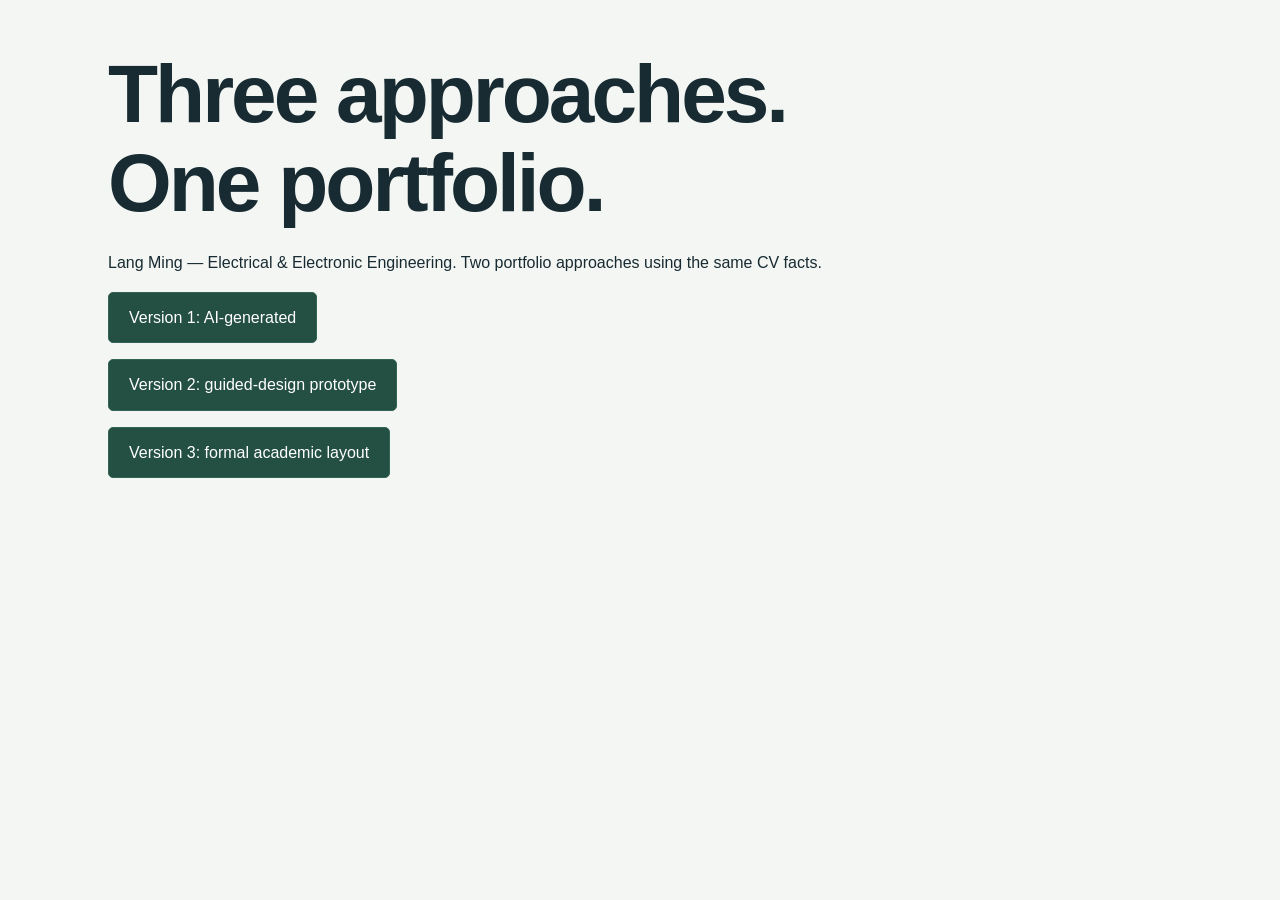
<file: index.html>
<!doctype html><html lang="en"><meta charset="utf-8"><meta name="viewport" content="width=device-width, initial-scale=1"><title>Coursework portfolio versions</title><link rel="stylesheet" href="style.css"><main><h1>Three approaches.<br>One portfolio.</h1><p>Lang Ming — Electrical & Electronic Engineering. Two portfolio approaches using the same CV facts.</p><p><a class="button" href="ai-generated-page.html">Version 1: AI-generated</a></p><p><a class="button" href="me-designed-page.html">Version 2: guided-design prototype</a></p><p><a class="button" href="formal-page.html">Version 3: formal academic layout</a></p></main></html>
</file>
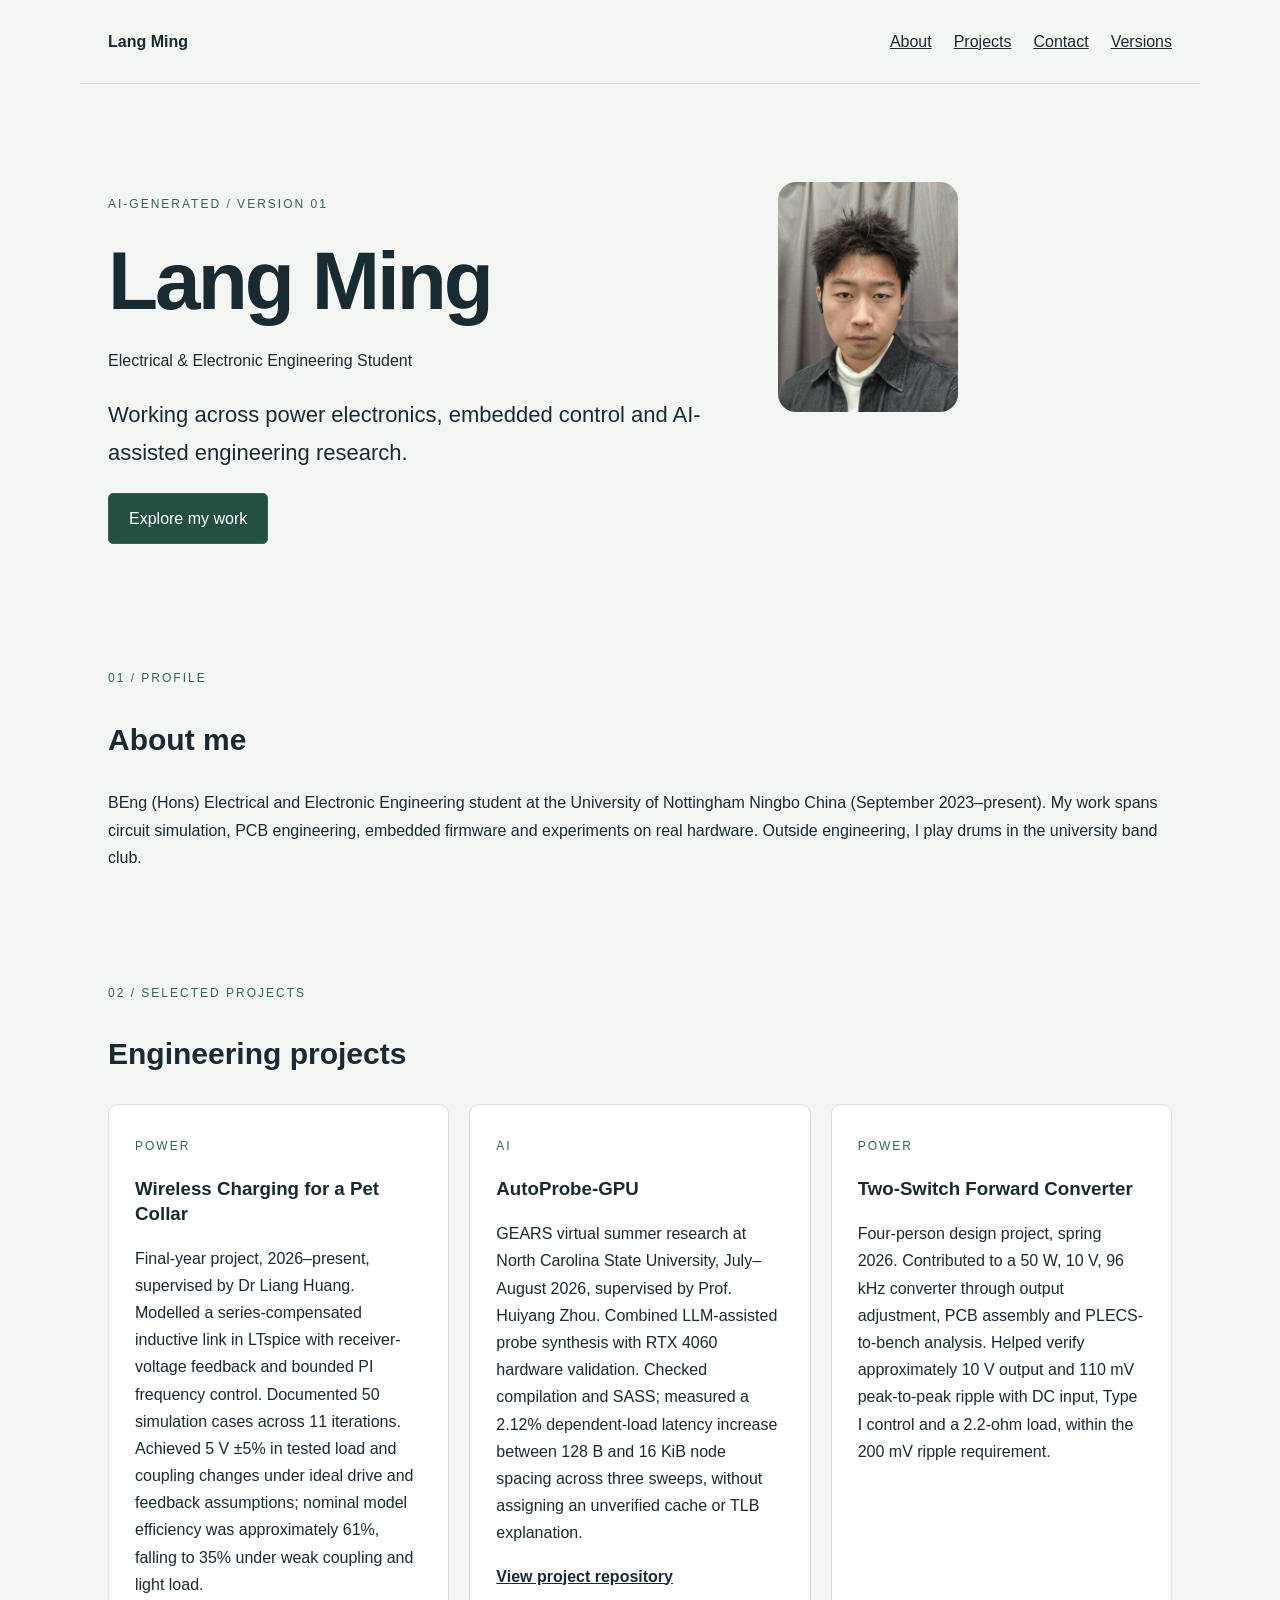
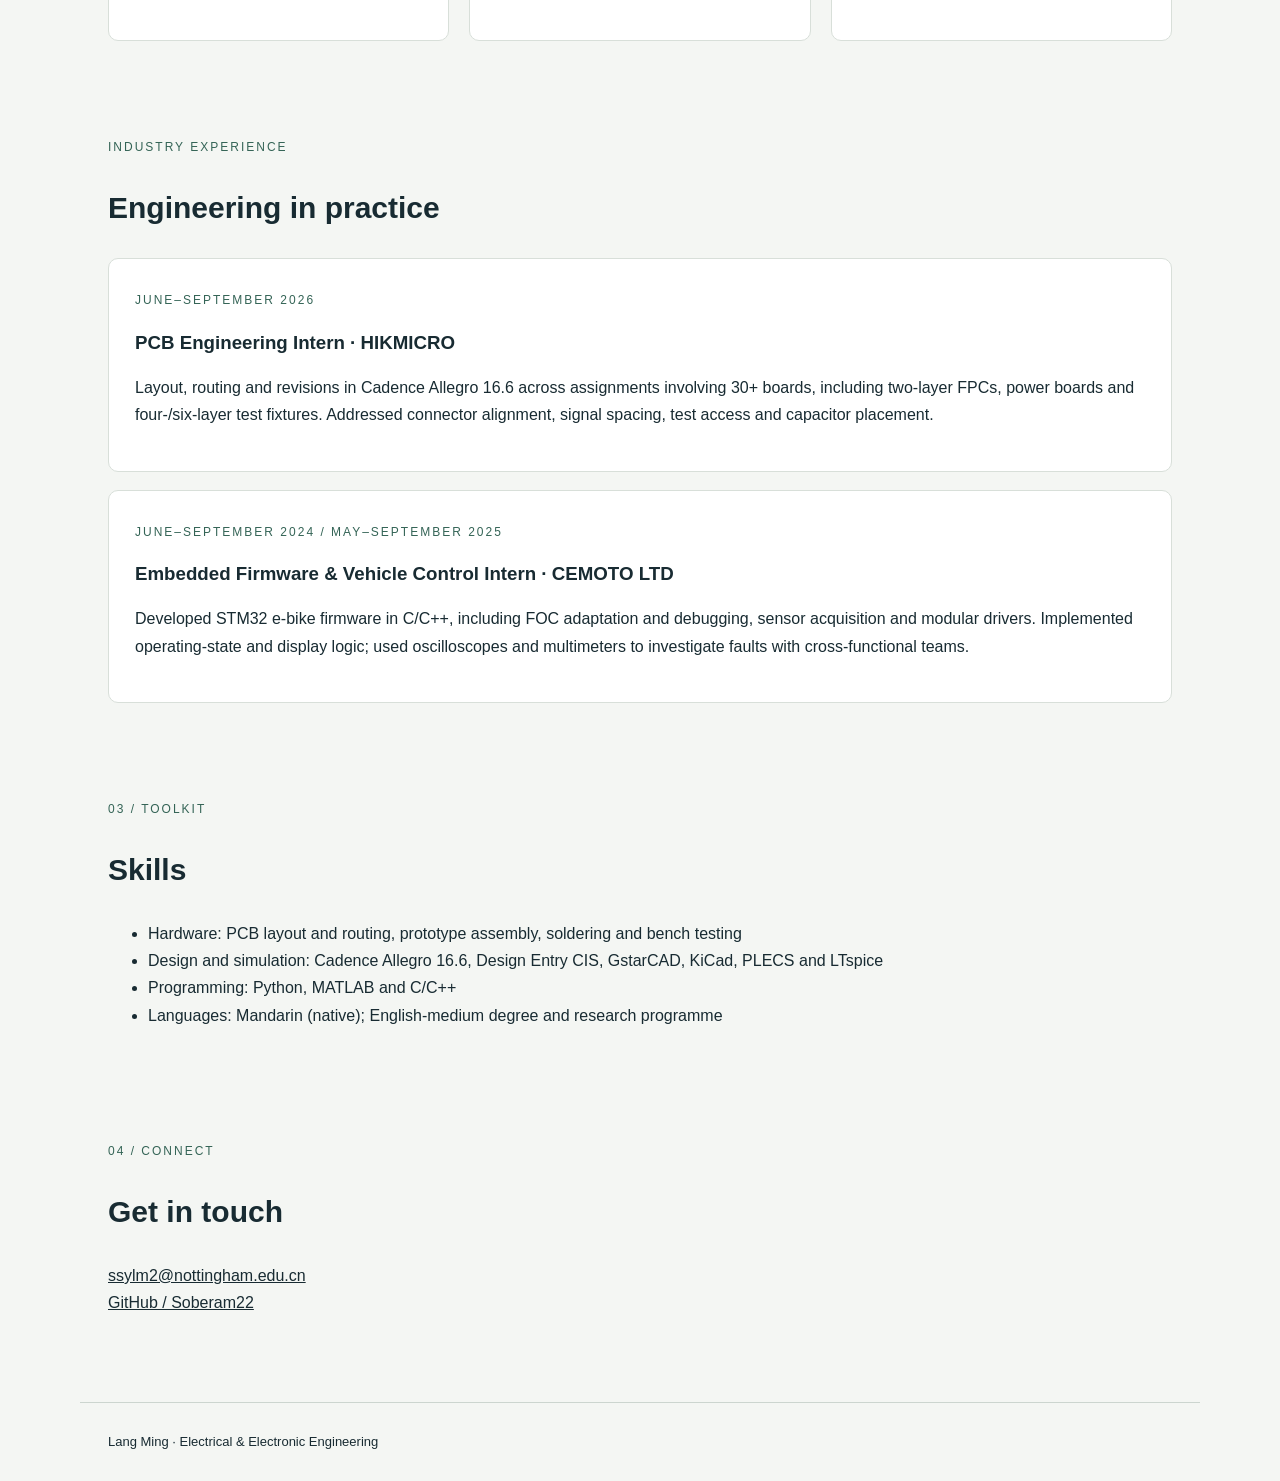
<file: ai-generated-page.html>
<!doctype html>
<html lang="en"><head><meta charset="utf-8"><meta name="viewport" content="width=device-width, initial-scale=1"><meta name="description" content="Electrical and electronic engineering student portfolio prototype"><title>Lang Ming | Engineering Portfolio</title><link rel="stylesheet" href="style.css"><script defer src="profile.js"></script><script defer src="app.js"></script><style>.profile-portrait{float:right;width:180px;height:230px;object-fit:cover;object-position:center 40%;border-radius:18px;margin:0 0 24px 32px}.intro:after,.hero:after{content:"";display:block;clear:both}@media(max-width:600px){.profile-portrait{float:none;display:block;width:140px;height:180px;margin:0 0 24px}}</style></head>
<body class="generated"><a class="skip" href="#main">Skip to content</a><header><strong data-name></strong><nav aria-label="Main navigation"><a href="#about-section">About</a><a href="#work">Projects</a><a href="#contact">Contact</a><a href="index.html">Versions</a></nav></header><main id="main"><section class="hero"><img class="profile-portrait" src="assets/lang-ming.jpg" alt="Portrait of Lang Ming" width="180" height="230"><p class="eyebrow">AI-generated / Version 01</p><h1 data-name></h1><p id="role"></p><p class="intro" id="introduction"></p><a class="button" href="#work">Explore my work</a></section><section id="about-section"><p class="eyebrow">01 / Profile</p><h2>About me</h2><p id="about"></p></section><section id="work"><p class="eyebrow">02 / Selected projects</p><h2>Engineering projects</h2><div id="projects"></div></section><section id="experience"><p class="eyebrow">Industry experience</p><h2>Engineering in practice</h2><div id="experience-list"></div></section><section><p class="eyebrow">03 / Toolkit</p><h2>Skills</h2><ul id="skills"></ul></section><section id="contact"><p class="eyebrow">04 / Connect</p><h2>Get in touch</h2><p id="contact-info"></p></section></main><footer>Lang Ming · Electrical & Electronic Engineering</footer></body></html>
</file>
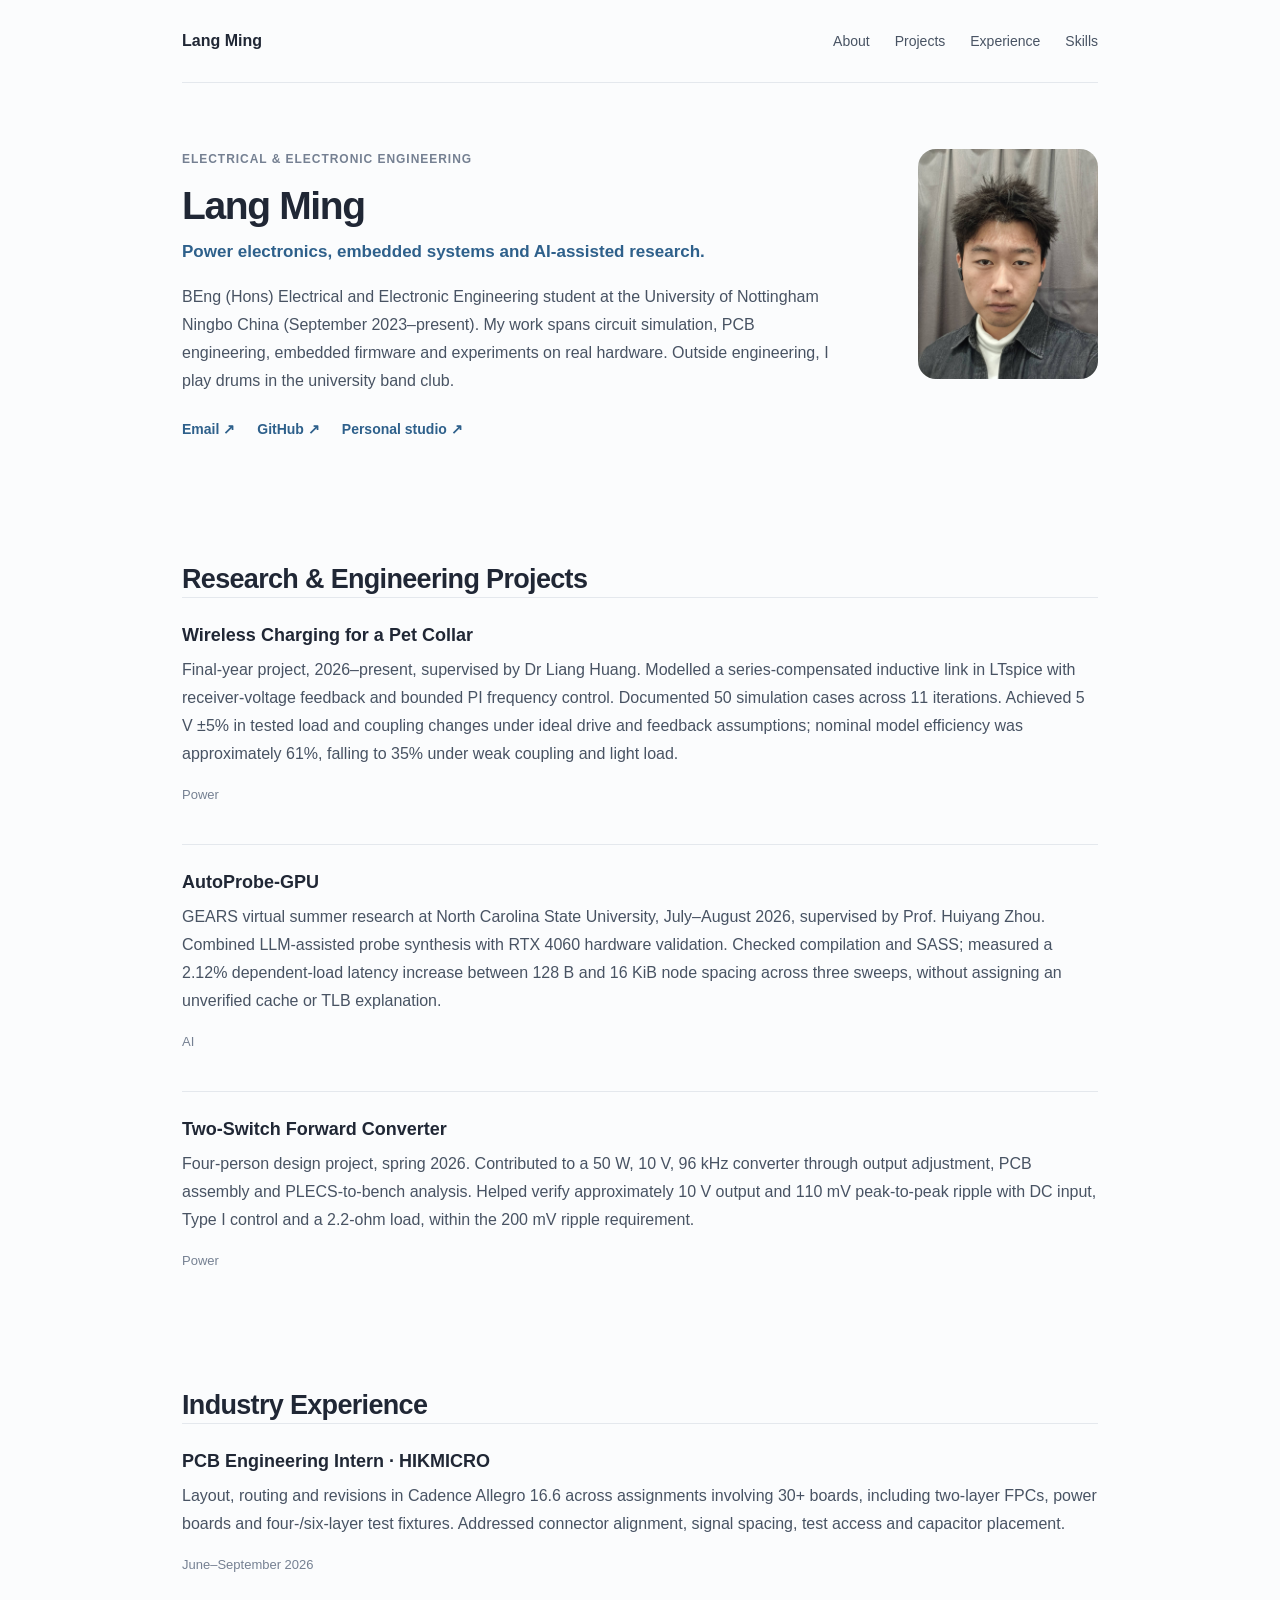
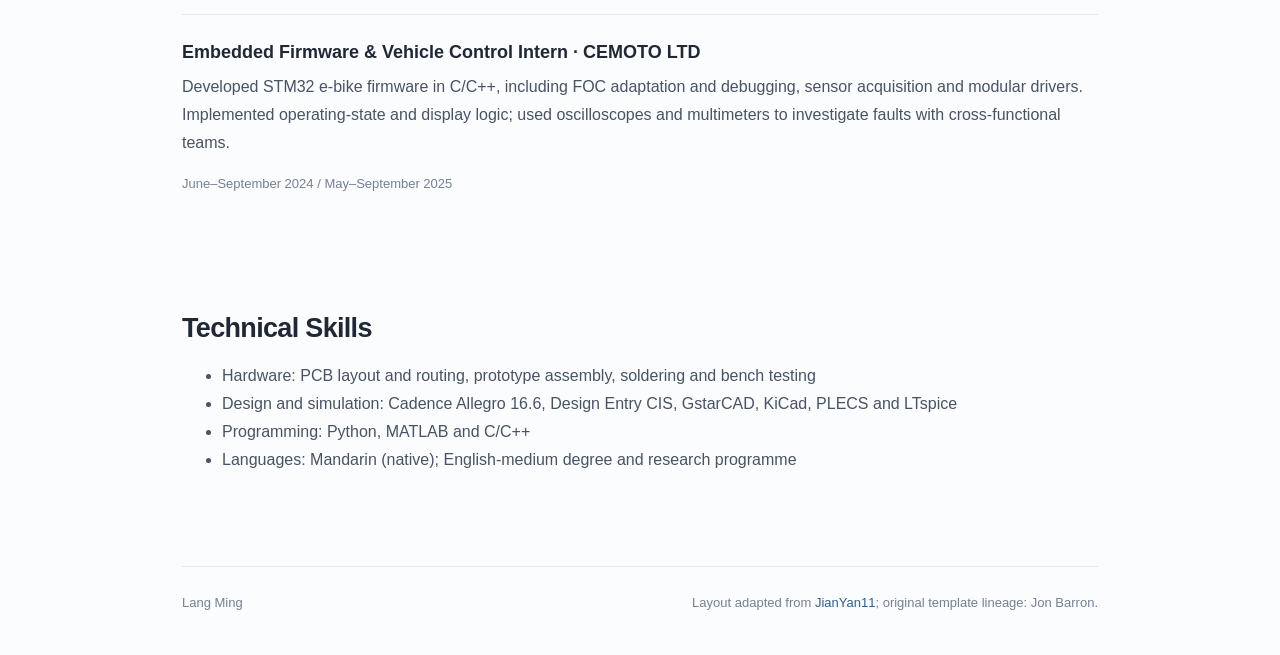
<file: formal-page.html>
<!doctype html><html lang="en"><head><meta charset="utf-8"><meta name="viewport" content="width=device-width,initial-scale=1"><title>Lang Ming | Engineering</title><link rel="stylesheet" href="formal.css"><script defer src="profile.js"></script><script defer src="formal.js"></script><style>.intro{display:block}.entry-body{max-width:760px}@media(max-width:650px){.intro{display:block}.intro-copy{display:block}} </style><style>.profile-portrait{float:right;width:180px;height:230px;object-fit:cover;object-position:center 40%;border-radius:18px;margin:0 0 24px 32px}.intro:after,.hero:after{content:"";display:block;clear:both}@media(max-width:600px){.profile-portrait{float:none;display:block;width:140px;height:180px;margin:0 0 24px}}</style></head><body><div class="page"><header class="site-header"><a class="site-name" href="index.html">Lang Ming</a><nav><a href="#about">About</a><a href="#research">Projects</a><a href="#experience">Experience</a><a href="#skills">Skills</a></nav></header><main><section class="intro" id="about"><div class="intro-copy"><img class="profile-portrait" src="assets/lang-ming.jpg" alt="Portrait of Lang Ming" width="180" height="230"><p class="eyebrow">Electrical & Electronic Engineering</p><h1>Lang Ming</h1><p class="intro-line">Power electronics, embedded systems and AI-assisted research.</p><p id="bio"></p><div class="contact-links"><a href="mailto:ssylm2@nottingham.edu.cn">Email ↗</a><a href="https://github.com/Soberam22">GitHub ↗</a><a href="me-designed-page.html">Personal studio ↗</a></div></div></section><section class="content-section" id="research"><h2>Research & Engineering Projects</h2><div id="entries"></div></section><section class="content-section" id="experience"><h2>Industry Experience</h2><div id="jobs"></div></section><section class="content-section" id="skills"><h2>Technical Skills</h2><ul id="skill-list"></ul></section></main><footer><span>Lang Ming</span><span>Layout adapted from <a href="https://github.com/JianYan11/JianYan11.github.io">JianYan11</a>; original template lineage: Jon Barron.</span></footer></div></body></html>
</file>
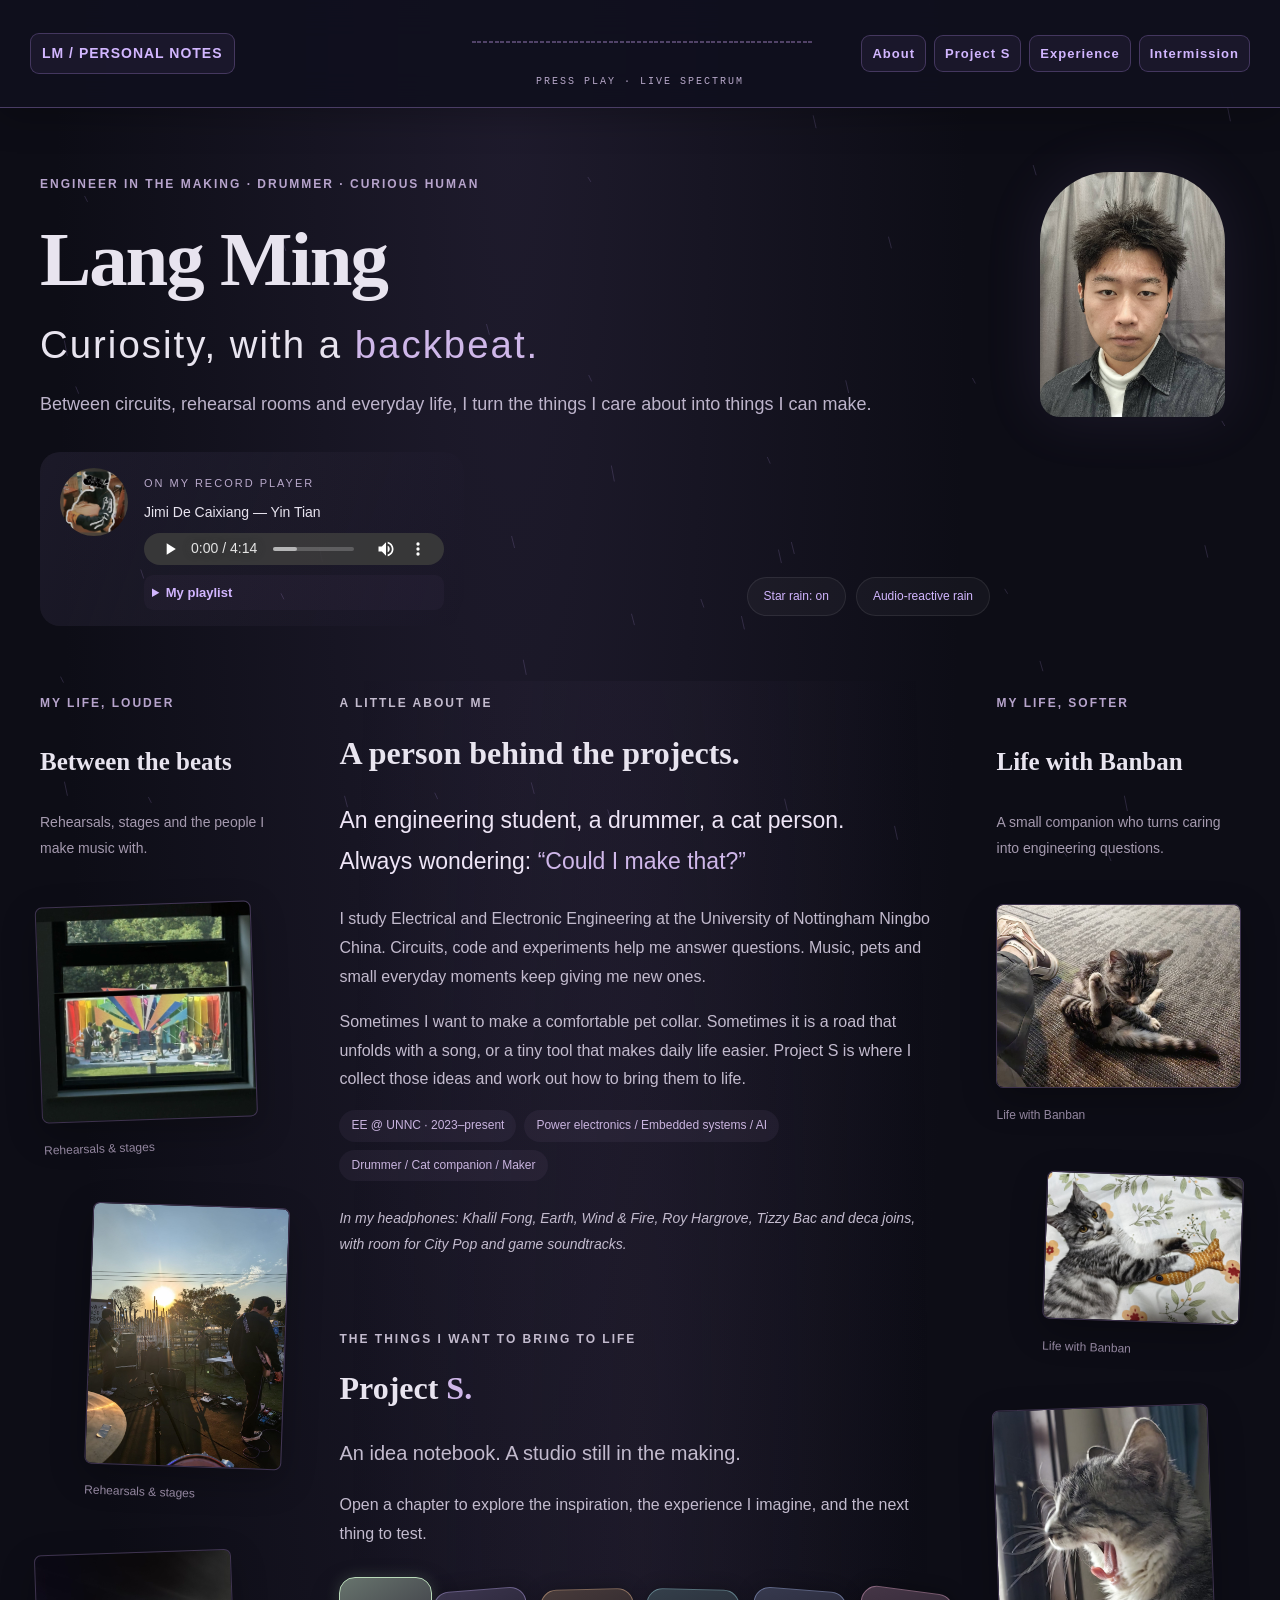
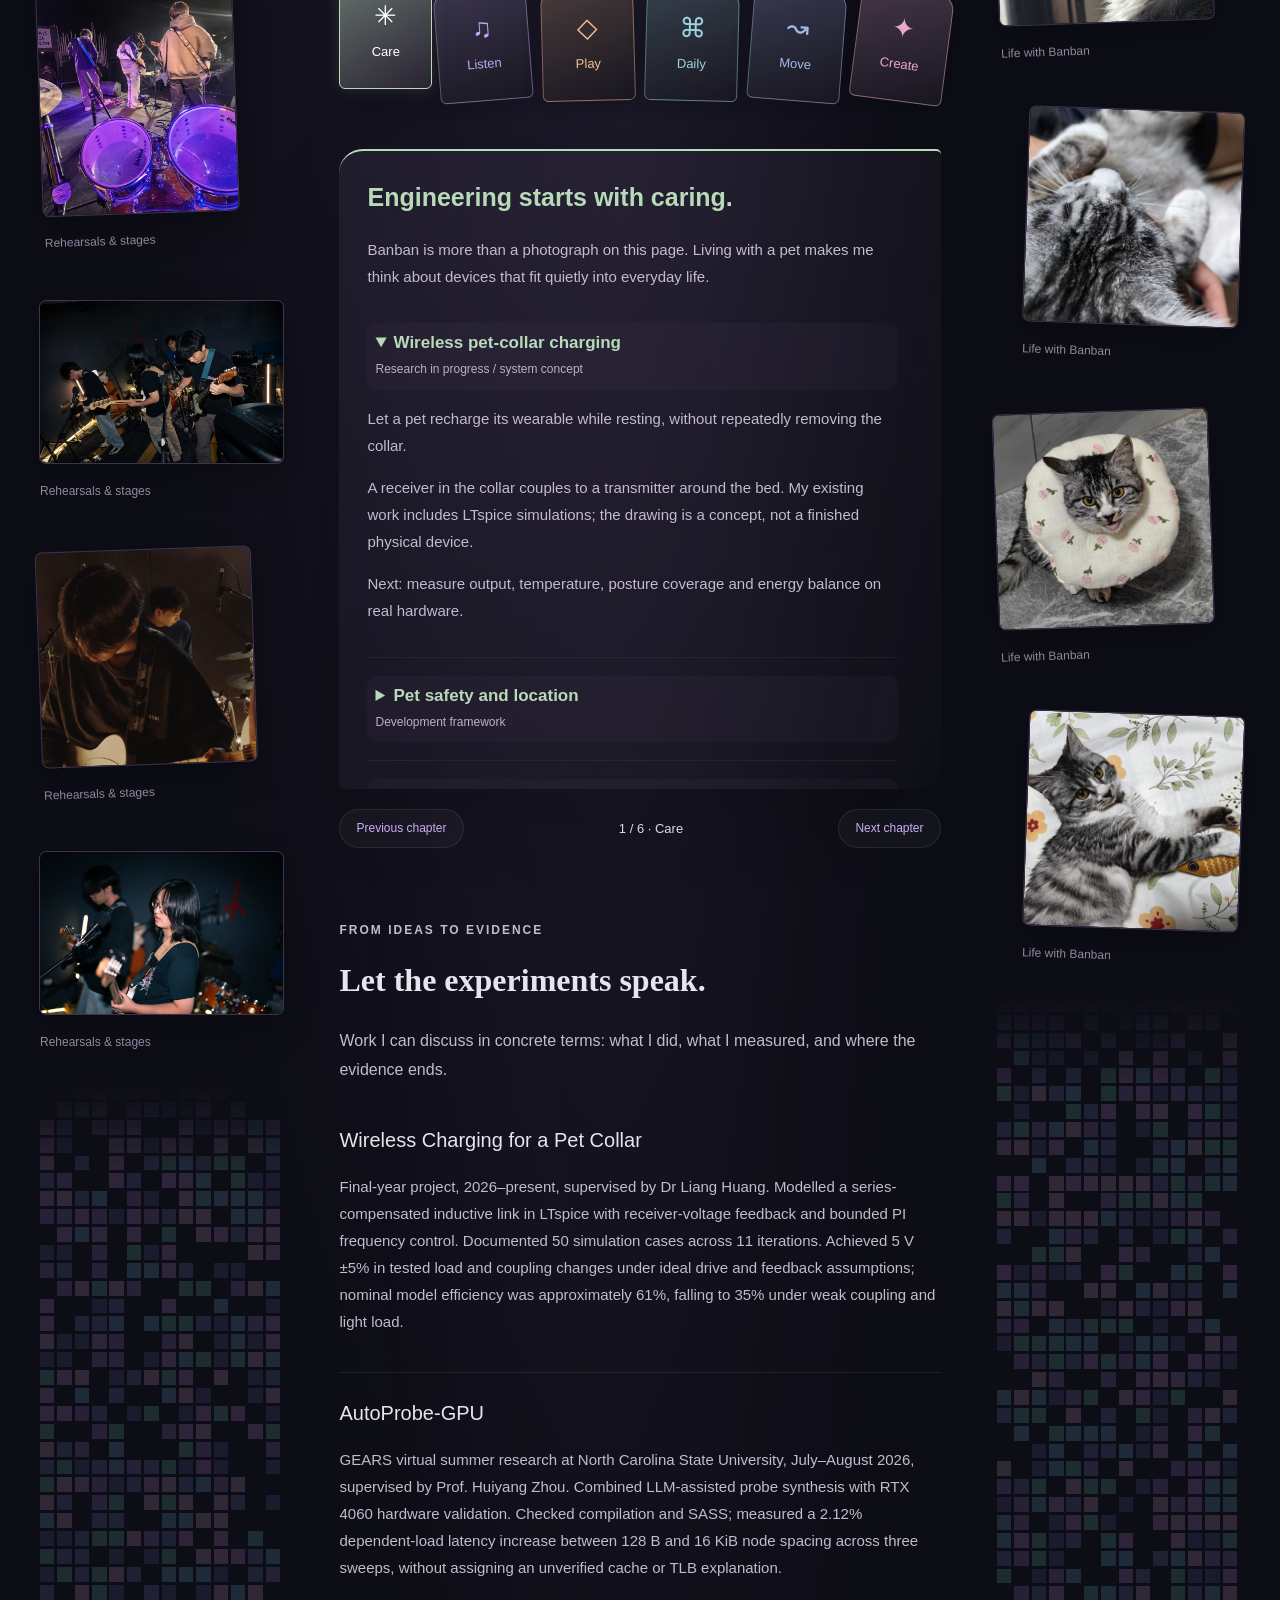
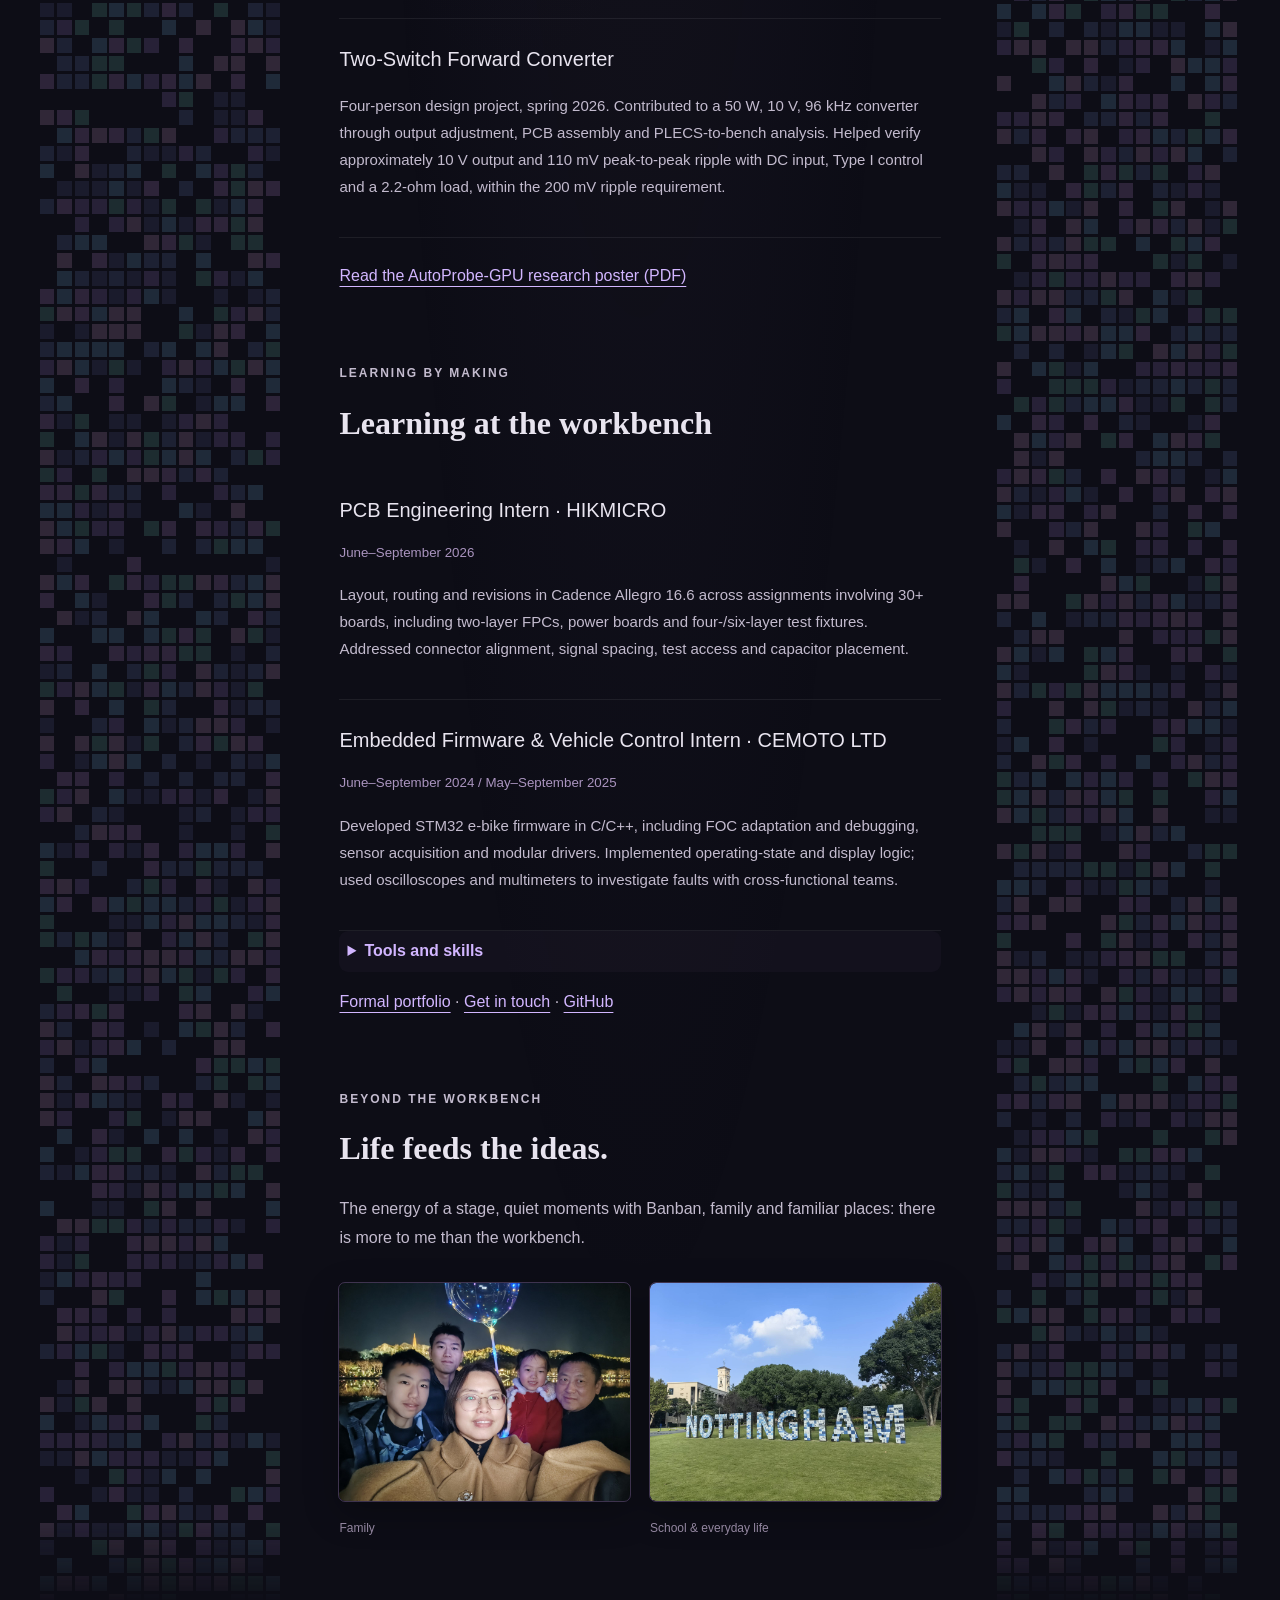
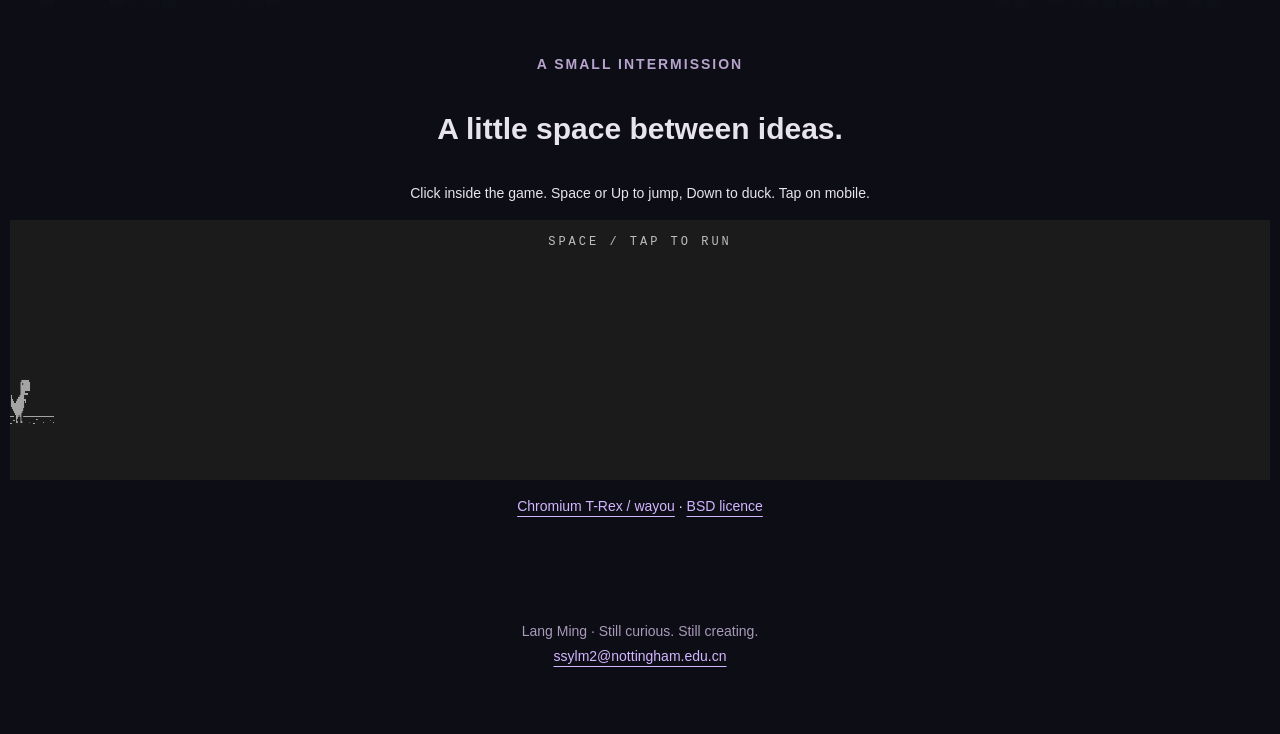
<file: me-designed-page.html>
<!doctype html><html lang="en"><head><meta charset="utf-8"><meta name="viewport" content="width=device-width,initial-scale=1"><title>Lang Ming · Curiosity, with a backbeat</title><link rel="stylesheet" href="identity.css"><script defer src="media.js"></script><script defer src="profile.js"></script><script defer src="project-s.js"></script><script defer src="identity.js"></script><script defer src="atmosphere.js"></script></head><body><canvas id="rain" aria-hidden="true"></canvas><a class="skip" href="#main">Skip to content</a><header class="topbar"><a href="index.html">LM / PERSONAL NOTES</a><div class="spectrum-wrap"><canvas id="spectrum" width="360" height="64" aria-label="Live mirrored audio spectrum"></canvas><span id="spectrum-status">PRESS PLAY · LIVE SPECTRUM</span></div><nav><a href="#about">About</a><a href="#project-s">Project S</a><a href="#experience">Experience</a><a href="#arcade">Intermission</a></nav></header><main id="main"><section class="intro"><img class="intro-portrait" src="assets/lang-ming.jpg" alt="Portrait of Lang Ming"><p class="eyebrow">ENGINEER IN THE MAKING · DRUMMER · CURIOUS HUMAN</p><h1>Lang Ming<span>Curiosity, with a <em>backbeat.</em></span></h1><p class="lead">Between circuits, rehearsal rooms and everyday life, I turn the things I care about into things I can make.</p><div class="intro-bottom"><section class="mini-player" aria-label="Music player"><img src="assets/cover.jpg" alt="Yin Tian album cover"><div><small>ON MY RECORD PLAYER</small><p id="track-name">Jimi De Caixiang — Yin Tian</p><audio id="audio" controls preload="metadata" src="assets/track.mp3"></audio><details><summary>My playlist</summary><label>Choose local music<input id="music" type="file" accept="audio/*" multiple></label><div><button id="previous">Previous track</button><button id="next">Next track</button></div><ol id="playlist"></ol><p id="audio-status" role="status"></p></details></div></section><div class="fx-controls"><button id="effects" aria-pressed="true">Star rain: on</button><button id="reactive" aria-pressed="false">Audio-reactive rain</button><span id="fx-status" role="status"></span></div></div></section><div class="room"><aside class="photo-column band-column"><p class="eyebrow">MY LIFE, LOUDER</p><h2>Between the beats</h2><p>Rehearsals, stages and the people I make music with.</p><div id="band-gallery" class="gallery"></div><canvas class="pixel-fill" aria-hidden="true"></canvas></aside><article class="center"><section id="about" class="about"><p class="eyebrow">A LITTLE ABOUT ME</p><h2>A person behind the projects.</h2><p class="statement">An engineering student, a drummer, a cat person.<br>Always wondering: <em>“Could I make that?”</em></p><p>I study Electrical and Electronic Engineering at the University of Nottingham Ningbo China. Circuits, code and experiments help me answer questions. Music, pets and small everyday moments keep giving me new ones.</p><p>Sometimes I want to make a comfortable pet collar. Sometimes it is a road that unfolds with a song, or a tiny tool that makes daily life easier. Project S is where I collect those ideas and work out how to bring them to life.</p><div class="identity-notes"><span>EE @ UNNC · 2023–present</span><span>Power electronics / Embedded systems / AI</span><span>Drummer / Cat companion / Maker</span></div><p class="listening-note">In my headphones: Khalil Fong, Earth, Wind &amp; Fire, Roy Hargrove, Tizzy Bac and deca joins, with room for City Pop and game soundtracks.</p></section><section id="project-s"><p class="eyebrow">THE THINGS I WANT TO BRING TO LIFE</p><h2>Project <em>S.</em></h2><p class="section-lead">An idea notebook. A studio still in the making.</p><p>Open a chapter to explore the inspiration, the experience I imagine, and the next thing to test.</p><div id="fan" class="fan" role="tablist" aria-label="Project S chapters"></div><div class="chapter-stage"><section id="project-panel" class="project-panel" role="tabpanel" tabindex="0"></section></div><div class="page-controls"><button id="s-prev">Previous chapter</button><span id="page-count" aria-live="polite"></span><button id="s-next">Next chapter</button></div></section><section id="engineering"><p class="eyebrow">FROM IDEAS TO EVIDENCE</p><h2>Let the experiments speak.</h2><p>Work I can discuss in concrete terms: what I did, what I measured, and where the evidence ends.</p><div id="cv-projects"></div><a class="text-link" href="assets/AutoProbe-GPU-poster.pdf" target="_blank" rel="noopener">Read the AutoProbe-GPU research poster (PDF)</a></section><section id="experience"><p class="eyebrow">LEARNING BY MAKING</p><h2>Learning at the workbench</h2><div id="cv-experience"></div><details><summary>Tools and skills</summary><ul id="cv-skills"></ul></details><p><a href="formal-page.html">Formal portfolio</a> · <a href="mailto:ssylm2@nottingham.edu.cn">Get in touch</a> · <a href="https://github.com/Soberam22">GitHub</a></p></section><section class="home-note"><p class="eyebrow">BEYOND THE WORKBENCH</p><h2>Life feeds the ideas.</h2><p>The energy of a stage, quiet moments with Banban, family and familiar places: there is more to me than the workbench.</p><div id="life-gallery" class="gallery"></div></section></article><aside class="photo-column pet-column"><p class="eyebrow">MY LIFE, SOFTER</p><h2>Life with Banban</h2><p>A small companion who turns caring into engineering questions.</p><div id="pet-gallery" class="gallery"></div><canvas class="pixel-fill" aria-hidden="true"></canvas></aside></div><section class="arcade" id="arcade"><p class="eyebrow">A SMALL INTERMISSION</p><h2>A little space between ideas.</h2><p>Click inside the game. Space or Up to jump, Down to duck. Tap on mobile.</p><iframe src="dino/index.html" title="Chromium dinosaur runner" loading="eager"></iframe><p class="credit"><a href="https://github.com/wayou/t-rex-runner">Chromium T-Rex / wayou</a> · <a href="dino/LICENSE">BSD licence</a></p></section><footer>Lang Ming · Still curious. Still creating.<br><a href="mailto:ssylm2@nottingham.edu.cn">ssylm2@nottingham.edu.cn</a></footer></main><dialog id="lightbox"><button id="close-photo">Close photograph</button><img alt="Expanded photograph"></dialog></body></html>
</file>
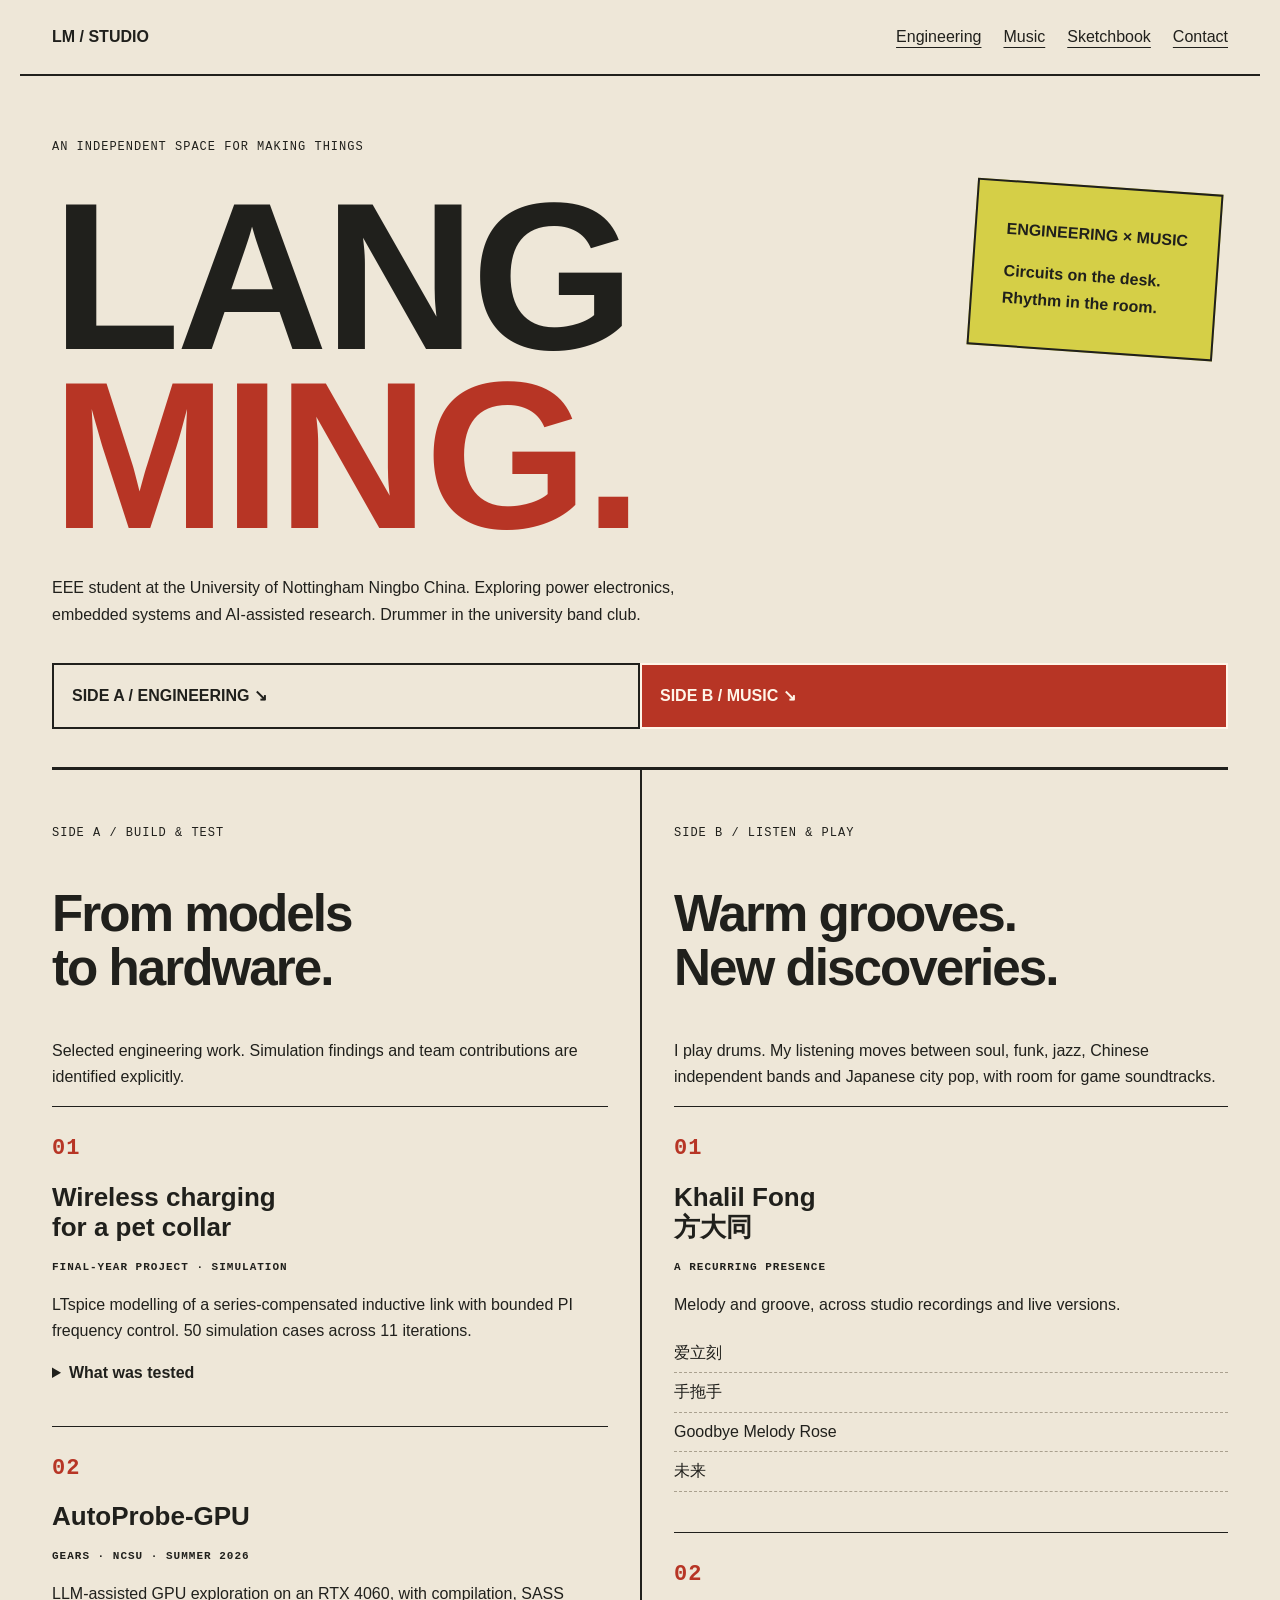
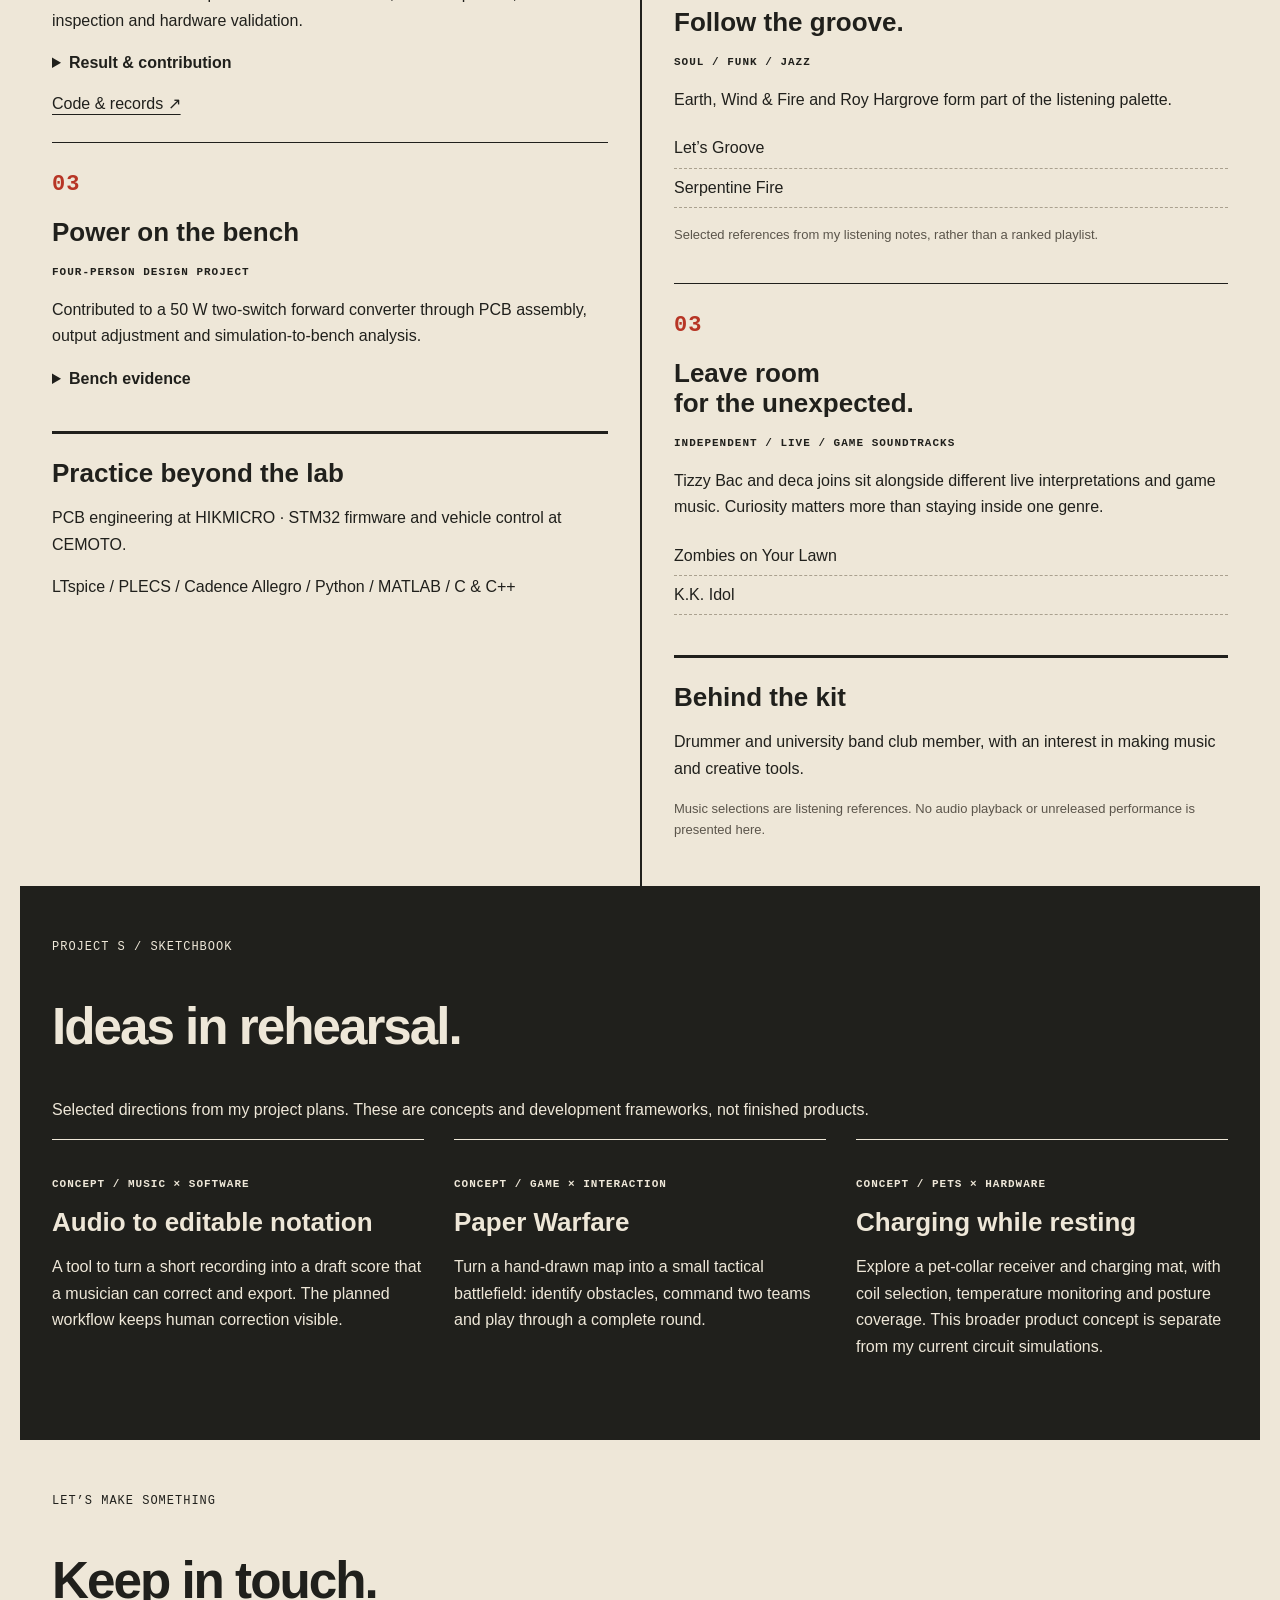
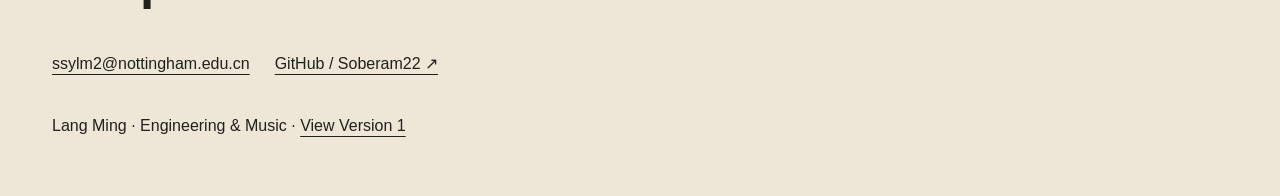
<file: studio-poster-archive.html>
<!doctype html><html lang="en"><head><meta charset="utf-8"><meta name="viewport" content="width=device-width,initial-scale=1"><title>Lang Ming — Studio</title><link rel="stylesheet" href="studio.css"></head><body>
<a class="skip" href="#main">Skip to content</a><header><a href="index.html">LM / STUDIO</a><nav aria-label="Main navigation"><a href="#engineering">Engineering</a><a href="#music">Music</a><a href="#ideas">Sketchbook</a><a href="#contact">Contact</a></nav></header>
<main id="main"><section class="hero"><p class="kicker">AN INDEPENDENT SPACE FOR MAKING THINGS</p><h1>LANG<br><span>MING.</span></h1><div class="bill"><p>ENGINEERING × MUSIC</p><p>Circuits on the desk.<br>Rhythm in the room.</p></div><p class="intro">EEE student at the University of Nottingham Ningbo China. Exploring power electronics, embedded systems and AI-assisted research. Drummer in the university band club.</p><div class="tickets"><a href="#engineering">SIDE A / ENGINEERING ↘</a><a href="#music">SIDE B / MUSIC ↘</a></div></section>
<div class="sides"><section id="engineering"><p class="kicker">SIDE A / BUILD & TEST</p><h2>From models<br>to hardware.</h2><p>Selected engineering work. Simulation findings and team contributions are identified explicitly.</p>
<article><span class="number">01</span><h3>Wireless charging<br>for a pet collar</h3><p class="tag">FINAL-YEAR PROJECT · SIMULATION</p><p>LTspice modelling of a series-compensated inductive link with bounded PI frequency control. 50 simulation cases across 11 iterations.</p><details><summary>What was tested</summary><p>5 V ±5% during tested coupling and load changes under ideal drive and feedback assumptions. Approximate model efficiency: 61% nominal, 35% with weak coupling and light load. These are simulation findings, not a completed charging product.</p></details></article>
<article><span class="number">02</span><h3>AutoProbe-GPU</h3><p class="tag">GEARS · NCSU · SUMMER 2026</p><p>LLM-assisted GPU exploration on an RTX 4060, with compilation, SASS inspection and hardware validation.</p><details><summary>Result & contribution</summary><p>A generated dependent-load probe showed a 2.12% latency increase between 128 B and 16 KiB node spacing across three sweeps. No unverified cache or TLB mechanism is claimed.</p></details><a href="https://github.com/Soberam22/AutoProbe-GPU">Code & records ↗</a></article>
<article><span class="number">03</span><h3>Power on the bench</h3><p class="tag">FOUR-PERSON DESIGN PROJECT</p><p>Contributed to a 50 W two-switch forward converter through PCB assembly, output adjustment and simulation-to-bench analysis.</p><details><summary>Bench evidence</summary><p>Approximately 10 V output and 110 mV peak-to-peak ripple with DC input, Type I control and a 2.2-ohm load; within the 200 mV requirement.</p></details></article>
<aside><h3>Practice beyond the lab</h3><p>PCB engineering at HIKMICRO · STM32 firmware and vehicle control at CEMOTO.</p><p>LTspice / PLECS / Cadence Allegro / Python / MATLAB / C & C++</p></aside></section>
<section id="music"><p class="kicker">SIDE B / LISTEN & PLAY</p><h2>Warm grooves.<br>New discoveries.</h2><p>I play drums. My listening moves between soul, funk, jazz, Chinese independent bands and Japanese city pop, with room for game soundtracks.</p>
<article><span class="number">01</span><h3>Khalil Fong<br>方大同</h3><p class="tag">A RECURRING PRESENCE</p><p>Melody and groove, across studio recordings and live versions.</p><ul class="tracklist"><li>爱立刻</li><li>手拖手</li><li>Goodbye Melody Rose</li><li>未来</li></ul></article>
<article><span class="number">02</span><h3>Follow the groove.</h3><p class="tag">SOUL / FUNK / JAZZ</p><p>Earth, Wind & Fire and Roy Hargrove form part of the listening palette.</p><ul class="tracklist"><li>Let’s Groove</li><li>Serpentine Fire</li></ul><p class="note">Selected references from my listening notes, rather than a ranked playlist.</p></article>
<article><span class="number">03</span><h3>Leave room<br>for the unexpected.</h3><p class="tag">INDEPENDENT / LIVE / GAME SOUNDTRACKS</p><p>Tizzy Bac and deca joins sit alongside different live interpretations and game music. Curiosity matters more than staying inside one genre.</p><ul class="tracklist"><li>Zombies on Your Lawn</li><li>K.K. Idol</li></ul></article>
<aside><h3>Behind the kit</h3><p>Drummer and university band club member, with an interest in making music and creative tools.</p><p class="note">Music selections are listening references. No audio playback or unreleased performance is presented here.</p></aside></section></div>
<section id="ideas" class="ideas"><p class="kicker">PROJECT S / SKETCHBOOK</p><h2>Ideas in rehearsal.</h2><p>Selected directions from my project plans. These are concepts and development frameworks, not finished products.</p><div class="idea-grid"><article><p class="tag">CONCEPT / MUSIC × SOFTWARE</p><h3>Audio to editable notation</h3><p>A tool to turn a short recording into a draft score that a musician can correct and export. The planned workflow keeps human correction visible.</p></article><article><p class="tag">CONCEPT / GAME × INTERACTION</p><h3>Paper Warfare</h3><p>Turn a hand-drawn map into a small tactical battlefield: identify obstacles, command two teams and play through a complete round.</p></article><article><p class="tag">CONCEPT / PETS × HARDWARE</p><h3>Charging while resting</h3><p>Explore a pet-collar receiver and charging mat, with coil selection, temperature monitoring and posture coverage. This broader product concept is separate from my current circuit simulations.</p></article></div></section>
<footer id="contact"><p class="kicker">LET’S MAKE SOMETHING</p><h2>Keep in touch.</h2><a href="mailto:ssylm2@nottingham.edu.cn">ssylm2@nottingham.edu.cn</a><a href="https://github.com/Soberam22">GitHub / Soberam22 ↗</a><p>Lang Ming · Engineering & Music · <a href="ai-generated-page.html">View Version 1</a></p></footer></main></body></html>
</file>
<file: style.css>
:root{font-family:Arial,sans-serif;color:#182b32;background:#f4f6f3;line-height:1.7}*{box-sizing:border-box}body{margin:0}a{color:inherit}header,main,footer{max-width:1120px;margin:auto;padding:28px}header{display:flex;justify-content:space-between;gap:24px;border-bottom:1px solid #ccd5cf}nav{display:flex;gap:22px;flex-wrap:wrap}h1{font-size:clamp(42px,7vw,82px);line-height:1.08;letter-spacing:-3px;margin:22px 0}h2{font-size:30px}h3{line-height:1.3}section{padding:42px 0;scroll-margin-top:20px}.hero{max-width:850px;padding:70px 0}small,.eyebrow{text-transform:uppercase;letter-spacing:2px;font-size:12px;color:#346456}.intro{font-size:22px;max-width:680px}.button,button{display:inline-block;padding:11px 20px;border:1px solid #346456;border-radius:5px;background:transparent;color:inherit;font:inherit;cursor:pointer;text-decoration:none}button[aria-pressed=true],.button{background:#244f43;color:white}#projects{display:grid;grid-template-columns:repeat(3,1fr);gap:20px;margin-top:25px}article{padding:26px;background:white;border:1px solid #d8dfd9;border-radius:10px}a:focus-visible,button:focus-visible{outline:3px solid #c86b16;outline-offset:5px}.skip{position:absolute;left:-10000px}.skip:focus{left:20px;top:10px;background:white;padding:8px}footer{border-top:1px solid #ccd5cf;font-size:13px}.guided{background:#111d30;color:#e9edf5}.guided header{border-color:#354359}.guided .eyebrow,.guided small{color:#8ad9cf}.guided main{display:grid;grid-template-columns:240px 1fr;gap:48px}.guided .hero{grid-row:span 4;padding:50px 0}.guided h1{font-size:48px;letter-spacing:-2px}.guided .intro{font-size:18px}.guided #projects{grid-template-columns:1fr}.guided article{background:#1c2b42;border-color:#354359;border-radius:0;border-left:3px solid #8ad9cf}.guided button{border-color:#8ad9cf}.guided button[aria-pressed=true],.guided .button{background:#8ad9cf;color:#111d30}.guided section{border-bottom:1px solid #354359}.guided footer{border-color:#354359}@media(max-width:700px){header{flex-direction:column}#projects{grid-template-columns:1fr}.guided main{display:block}main,header,footer{padding:22px}.hero{padding:40px 0}h1{letter-spacing:-2px}section{padding:26px 0}}@media(prefers-reduced-motion:no-preference){html{scroll-behavior:smooth}}

#experience-list{display:grid;gap:18px}.guided .hero{grid-row:span 5}article a{font-weight:600}
</file>
<file: formal.css>
:root {
  color-scheme: light;
  --ink: #202735;
  --body: #485363;
  --muted: #758092;
  --line: #e4e8ed;
  --link: #2e608b;
  --paper: #fbfcfd;
}

* { box-sizing: border-box; }
html { scroll-behavior: smooth; }
body {
  margin: 0;
  background: var(--paper);
  color: var(--body);
  font-family: -apple-system, BlinkMacSystemFont, "Segoe UI", "PingFang SC", "Hiragino Sans GB", "Microsoft YaHei", sans-serif;
  font-size: 16px;
  line-height: 1.75;
  -webkit-font-smoothing: antialiased;
}
a { color: var(--link); text-decoration: none; }
a:hover { text-decoration: underline; text-underline-offset: 3px; }
a:focus-visible { outline: 2px solid var(--link); outline-offset: 4px; border-radius: 2px; }
h1, h2, h3, p { margin-top: 0; }
.page { max-width: 980px; margin: 0 auto; padding: 0 32px; }
.site-header {
  display: flex;
  justify-content: space-between;
  align-items: center;
  gap: 24px;
  padding: 27px 0;
  border-bottom: 1px solid var(--line);
}
.site-name { color: var(--ink); font-size: 16px; font-weight: 700; white-space: nowrap; }
.site-name span { margin-left: 5px; color: var(--muted); font-size: 13px; font-weight: 400; }
.site-header nav { display: flex; flex-wrap: wrap; gap: 25px; font-size: 14px; }
.site-header nav a { color: var(--body); }
.site-name { margin-right: auto; }
.site-header .lang-switch { gap: 14px; padding-left: 22px; border-left: 1px solid var(--line); white-space: nowrap; }
.site-header .lang-switch [aria-current="page"] { color: var(--ink); font-weight: 650; }
.intro { display: grid; grid-template-columns: 190px minmax(0, 1fr); gap: 42px; align-items: start; padding: 66px 0 54px; }
.portrait-frame { width: 190px; height: 230px; overflow: hidden; border-radius: 7px; background: #e8edf1; }
.portrait-frame img { display: block; width: 100%; height: 100%; object-fit: cover; object-position: 50% 54%; transform: scale(2.25); filter: saturate(.78); }
.eyebrow { margin-bottom: 10px; color: var(--muted); font-size: 12px; font-weight: 600; letter-spacing: .08em; text-transform: uppercase; }
h1 { margin-bottom: 4px; color: var(--ink); font-size: clamp(31px, 4vw, 39px); line-height: 1.35; letter-spacing: -.035em; }
h1 span { margin-left: 6px; color: var(--muted); font-size: .55em; font-weight: 450; letter-spacing: 0; white-space: nowrap; }
.intro-line { margin-bottom: 17px; color: var(--link); font-size: 17px; font-weight: 600; }
.intro-copy > p:not(.eyebrow):not(.intro-line) { max-width: 650px; margin-bottom: 13px; }
.contact-links { display: flex; flex-wrap: wrap; gap: 22px; margin-top: 22px; font-size: 14px; font-weight: 600; }
.section-nav { display: flex; flex-wrap: wrap; gap: 22px; align-items: center; padding: 15px 0; border-top: 1px solid var(--line); border-bottom: 1px solid var(--line); font-size: 13px; }
.section-nav span { color: var(--muted); }
.section-nav a { color: var(--body); }
.content-section { padding: 65px 0 12px; scroll-margin-top: 20px; }
.section-heading { display: flex; align-items: end; justify-content: space-between; gap: 24px; margin-bottom: 26px; }
h2 { margin: 0; color: var(--ink); font-size: 27px; line-height: 1.35; letter-spacing: -.025em; }
.section-heading > p { max-width: 390px; margin-bottom: 3px; color: var(--muted); font-size: 14px; text-align: right; }
.entry { padding: 24px 0; border-top: 1px solid var(--line); }
h3 { margin-bottom: 8px; color: var(--ink); font-size: 18px; line-height: 1.45; }
.project-title-link { color: var(--ink); }
.project-title-link span { margin-left: .25em; color: var(--link); }
.project-title-link:hover, .project-title-link:focus-visible { color: var(--link); }
.entry-body > p { max-width: 660px; margin-bottom: 8px; }
.entry-meta { color: var(--muted); font-size: 13px; }
.text-link { font-size: 14px; font-weight: 600; }
.note { display: grid; grid-template-columns: 130px minmax(0, 1fr); gap: 20px; padding: 23px 0; border-top: 1px solid var(--line); }
.note-label { padding-top: 3px; color: var(--muted); font-size: 13px; }
.note h3 { margin-bottom: 5px; font-size: 17px; }
.note h3 a { color: var(--ink); }
.note h3 a:hover { color: var(--link); }
.note p { max-width: 650px; margin-bottom: 0; font-size: 14px; }
.project-page { max-width: 710px; margin: 0 auto; padding-top: 36px; }
.project-heading { margin: 24px 0 28px; padding-bottom: 22px; border-bottom: 1px solid var(--line); }
.project-heading h1 { margin-bottom: 12px; }
.project-heading p { margin-bottom: 8px; }
.project-heading .entry-meta { margin-bottom: 0; }
.project-page section + section { margin-top: 24px; }
.project-page h2 { margin-bottom: 8px; font-size: 20px; }
.project-page section > :last-child { margin-bottom: 0; }
footer { display: flex; justify-content: space-between; gap: 20px; margin-top: 64px; padding: 25px 0 40px; border-top: 1px solid var(--line); color: var(--muted); font-size: 13px; }
@media (max-width: 650px) {
  .page { padding: 0 21px; }
  .site-header { align-items: flex-start; flex-direction: column; gap: 12px; padding: 20px 0; }
  .site-header nav { gap: 18px; }
  .site-header .lang-switch { padding-left: 0; border-left: 0; }
  .intro { grid-template-columns: 112px minmax(0, 1fr); grid-template-rows: 24px 64px 50px auto auto auto; column-gap: 18px; row-gap: 0; padding: 36px 0 35px; }
  .portrait-frame { grid-row: 1 / 4; width: 112px; height: 138px; }
  .intro-copy { display: contents; }
  .intro-copy .eyebrow, .intro-copy h1, .intro-copy .intro-line { grid-column: 2; }
  .intro-copy .eyebrow { grid-row: 1; margin: 0; }
  .intro-copy h1 { grid-row: 2; margin: 0; font-size: 28px; }
  .intro-copy h1 span { display: block; margin: 0; font-size: 15px; }
  .intro-copy .intro-line { grid-row: 3; margin: 0; font-size: 14px; }
  .intro-copy > p:not(.eyebrow):not(.intro-line), .contact-links { grid-column: 1 / -1; margin-top: 17px; }
  .intro-copy > p:not(.eyebrow):not(.intro-line) { margin-bottom: 0; }
  .section-nav { gap: 12px 19px; }
  .content-section { padding-top: 47px; }
  .section-heading { display: block; margin-bottom: 18px; }
  .section-heading > p { margin: 10px 0 0; text-align: left; }
  .note { grid-template-columns: 1fr; gap: 5px; }
  footer { margin-top: 46px; }
}
@media (prefers-reduced-motion: reduce) {
  html { scroll-behavior: auto; }
}

.blog-links { display: flex; flex-wrap: wrap; gap: 20px; margin-top: 12px; font-size: 14px; font-weight: 600; }
</file>
<file: identity.css>
*{box-sizing:border-box}html{scroll-behavior:smooth;scroll-padding-top:30px}:root{color-scheme:dark;font-family:Arial,'Microsoft YaHei',sans-serif;font-size:16px;color:#e8e4ef;background:#0d0d16;line-height:1.8}body{margin:0;background:radial-gradient(ellipse at 40% 0,#39304f66,transparent 42%);overflow-x:clip}a{color:inherit;text-underline-offset:5px}button,input{font:inherit}button,summary{cursor:pointer}button{background:#ffffff09;color:inherit;border:1px solid #ffffff15;border-radius:22px;padding:8px 16px}button:hover{background:#c2a3e52b}button:disabled{opacity:.4}header,main{position:relative;z-index:1;max-width:1500px;margin:auto;padding:24px 40px}header{display:flex;justify-content:space-between;gap:20px;font-size:14px;letter-spacing:1px}header nav{display:flex;gap:24px}header a{text-decoration:none}.intro{padding:30px 0 55px}.eyebrow{font-size:12px;letter-spacing:2px;color:#b7a4cc}h1{font:normal clamp(50px,6vw,88px) Georgia,serif;letter-spacing:-2px;margin:20px 0}h1 span{display:block;font:normal clamp(23px,3vw,40px) 'Microsoft YaHei',sans-serif;letter-spacing:2px;margin-top:18px}em{font-style:normal;color:#cfb7e9}.lead{color:#bdb4cb;font-size:18px}.intro-bottom{display:flex;align-items:end;justify-content:space-between;gap:30px;margin-top:32px}.mini-player{display:flex;gap:16px;max-width:480px;padding:16px 20px;background:linear-gradient(110deg,#b19bdc18,transparent);border-radius:20px;min-width:0}.mini-player>img{width:68px;height:68px;border-radius:50%;object-fit:cover}.mini-player>div{min-width:0;flex:1}.mini-player small{font-size:11px;letter-spacing:2px;color:#b9a9cb}.mini-player p{margin:3px 0 8px;font-size:14px}.mini-player audio{width:300px;max-width:100%;height:32px}.mini-player details{font-size:13px}.mini-player input{max-width:100%;font-size:12px}.mini-player ol{padding-left:20px}.mini-player button{font-size:12px;padding:3px 10px}.fx-controls{display:flex;gap:10px;flex-wrap:wrap;max-width:330px;font-size:12px}.fx-controls button{font-size:12px}.fx-controls span{width:100%;color:#aca0b9}.room{display:grid;grid-template-columns:minmax(170px,1fr) minmax(0,2.6fr) minmax(170px,1fr);gap:40px;align-items:start}.center{min-width:0;background:radial-gradient(ellipse at 50% 20%,#52436322,transparent 65%);padding:0 16px}.center>section{margin-bottom:72px;scroll-margin-top:30px}.center h2{font:normal clamp(26px,2.5vw,38px) Georgia,'Microsoft YaHei',serif;line-height:1.4;margin:16px 0 24px}.center p{color:#c3bbce}.statement{font-size:23px!important;line-height:1.8;color:#eee5f6!important}.identity-notes{display:flex;flex-wrap:wrap;gap:8px}.identity-notes span{font-size:12px;color:#c9b4df;padding:5px 12px;border-radius:20px;background:#b795d511}.listening-note{font-size:14px;font-style:italic;margin-top:25px}.photo-column h2{font:normal 25px Georgia,'Microsoft YaHei',serif}.photo-column>p:not(.eyebrow){font-size:14px;color:#a59aaf}.gallery{display:flex;flex-direction:column;gap:34px;margin:30px 0}.gallery figure{width:88%;margin:0;align-self:flex-start;transform:rotate(-2deg)}.gallery figure:nth-child(even){align-self:flex-end;transform:rotate(2deg)}.gallery figure.wide{width:100%;transform:none}.gallery figure.tall{width:80%}.gallery img{display:block;width:100%;height:auto;border-radius:6px}.photo-button{border:0;padding:0;background:none;border-radius:6px;overflow:hidden;width:100%;box-shadow:0 12px 35px #0004}.gallery figcaption{font-size:12px;color:#93869f;margin-top:8px}.section-lead{font-size:20px}.fan{display:flex;justify-content:center;align-items:end;height:180px;padding:20px 12px 0;margin:20px 0 10px;isolation:isolate}.fan button{width:90px;height:130px;flex:0 1 90px;min-width:0;margin:0 -9px;border-radius:12px 12px 2px 2px;background:linear-gradient(150deg,#3f354d,#191923);transform:rotate(var(--angle));transform-origin:50% 130%;box-shadow:0 0 18px #0005;transition:transform .25s,background .25s;letter-spacing:3px;writing-mode:vertical-rl;font-size:16px;display:grid;place-items:start center;padding-top:20px}.fan button[aria-selected=true]{transform:translateY(-22px) rotate(0);background:linear-gradient(150deg,#8b729f,#473a59);z-index:2;color:#fff}.fan button:focus-visible{z-index:4}.project-panel{padding:28px;background:linear-gradient(135deg,#9d81bc18,#ffffff03);border-radius:24px 5px 24px 5px;min-height:400px;box-shadow:0 25px 80px #0002}.project-panel h3{font-size:25px;line-height:1.5;font-weight:normal;margin:0 0 20px}.project-panel details{padding:18px 0;border-bottom:1px solid #ffffff0d}.project-panel summary{font-size:17px;line-height:1.6}.status{display:block;font-size:12px;color:#a997bd;font-weight:normal;margin:4px 0}.project-panel p{font-size:15px}.project-panel .gallery{margin-bottom:0}.page-controls{display:flex;justify-content:space-between;align-items:center;margin-top:20px;font-size:13px}.page-controls button{font-size:13px}.cv-entry{padding:22px 0;border-bottom:1px solid #ffffff12}.cv-entry h3{font-weight:normal;font-size:20px;margin:0 0 10px}.cv-entry p{font-size:15px}.cv-entry small{color:#aa94bf}.text-link{display:inline-block;margin-top:24px}.home-note .gallery{display:grid;grid-template-columns:1fr 1fr;gap:20px}.home-note .gallery figure{width:100%}.arcade iframe{width:100%;height:260px;border:0;border-radius:18px;filter:invert(.91) hue-rotate(180deg)}.credit{font-size:12px}.arcade>p{font-size:14px}footer{text-align:center;font-size:14px;color:#aa9ab9;padding:40px 0}#rain{position:fixed;inset:0;pointer-events:none;width:100%;height:100%;z-index:0}.spark{position:fixed;pointer-events:none;z-index:20;width:5px;height:5px;border-radius:50%;background:#dfc0ff;animation:fade .6s ease-out forwards}@keyframes fade{to{transform:translateY(20px) scale(0);opacity:0}}dialog{max-width:94vw;max-height:94vh;background:#171321;border:1px solid #746382;padding:14px}dialog::backdrop{background:#000d}dialog img{display:block;max-width:85vw;max-height:78vh;object-fit:contain}dialog button{margin-bottom:12px}.skip{position:absolute;left:-9999px}.skip:focus{left:10px;z-index:10;background:#000;padding:10px}:focus-visible{outline:2px solid #d2b5f0;outline-offset:4px}@media(hover:hover) and (pointer:fine){body,a,button,summary{cursor:url('drumsticks.svg') 5 4,auto}}@media(max-width:1000px){header,main{padding:20px}.room{gap:18px;grid-template-columns:minmax(120px,1fr) minmax(0,3fr) minmax(120px,1fr)}.center{padding:0}.project-panel{padding:20px}}@media(max-width:760px){header{flex-direction:column}header nav{gap:18px;font-size:13px}.intro{padding-top:10px}.intro-bottom{flex-direction:column;align-items:start}.room{grid-template-columns:1fr 1fr;gap:22px}.center{grid-column:1/-1;grid-row:1}.photo-column{grid-row:2}.mini-player{width:100%;padding:12px;gap:10px}.mini-player>img{width:45px;height:45px}.mini-player>div{width:calc(100% - 55px)}.mini-player audio{width:100%}.center>section{margin-bottom:55px}.fan{height:160px;padding-left:18px;padding-right:18px}.fan button{height:110px;margin:0 -6px}.project-panel{padding:22px 18px}.photo-column h2{font-size:21px}.gallery{gap:24px}.lead{font-size:16px}h1{letter-spacing:0}.home-note .gallery{grid-template-columns:1fr}.fx-controls{max-width:100%}}@media(prefers-reduced-motion:reduce){html{scroll-behavior:auto}.fan button{transition:none}.gallery figure{transform:none}.spark{display:none}}
@media(max-width:760px){.fan{padding-left:25px;padding-right:25px}.fan button{flex:0 1 54px;width:54px;margin:0 -6px;font-size:15px}}
/* Fixed listening/navigation bar and responsive interaction states. */
:root{--bar-height:108px;--link:#d2b6ff;--hover:#9cf4e4}html{scroll-padding-top:calc(var(--bar-height) + 24px)}body{padding-top:var(--bar-height)}.topbar{position:fixed;top:0;left:0;right:0;max-width:none;z-index:30;min-height:var(--bar-height);display:grid;grid-template-columns:1fr 360px 1fr;align-items:center;gap:24px;padding:14px 30px;background:#10101eea;backdrop-filter:blur(18px);border-bottom:1px solid #bf98f455;box-shadow:0 6px 35px #0004}.topbar>a{justify-self:start;font-weight:bold}.topbar nav{justify-self:end;gap:8px;flex-wrap:wrap;justify-content:flex-end}.topbar nav a{font-size:13px;padding:6px 10px}.spectrum-wrap{text-align:center;min-width:0}#spectrum{display:block;width:100%;height:52px;image-rendering:pixelated}#spectrum-status{font:10px monospace;letter-spacing:2px;color:#b7a8c9}.intro{position:relative;padding-right:240px;min-height:350px}.intro-portrait{position:absolute;right:15px;top:40px;width:185px;height:245px;object-fit:cover;object-position:center 40%;border-radius:70px 70px 20px 20px;box-shadow:0 0 60px #b08bd51a}.intro-bottom{gap:18px;flex-wrap:wrap}.intro h1 span{line-height:1.2}.center>section{scroll-margin-top:calc(var(--bar-height) + 24px)}a,button,summary{color:var(--link);transition:color .18s,background-color .18s,border-color .18s,box-shadow .18s}a:not(.photo-button){border-radius:9px}a:hover,button:hover,summary:hover{color:var(--hover);background-color:#76e8d612;border-color:#91edda;box-shadow:0 0 18px #91edda18}a:active,button:active,summary:active{color:#fff;background-color:#9cf4e42b}a[aria-current],button[aria-selected=true]{color:#fff;box-shadow:0 0 20px #bda4f330}.topbar a{border:1px solid #bb91ee44;background:#aa7ddd12;padding:7px 11px;text-decoration:none}summary{padding:6px 8px;border-radius:9px;background:#b798db09}.photo-button{outline:1px solid #c9a2ef44;transition:box-shadow .2s,outline-color .2s}.photo-button:hover{outline-color:#9cf4e4;box-shadow:0 0 24px #9cf4e42b}.photo-column .gallery{gap:48px}.photo-column .gallery img{max-height:330px;object-fit:contain}.fan{height:160px;display:grid;grid-template-columns:repeat(6,minmax(0,1fr));gap:9px;margin:12px 0 24px;padding:12px 0;align-items:center;overflow:visible}.fan button{writing-mode:horizontal-tb;width:100%;height:112px;min-width:0;margin:0;padding:12px 3px;display:flex;flex-direction:column;align-items:center;justify-content:center;gap:10px;font-size:13px;letter-spacing:0;border-radius:16px 16px 6px 6px;border:1px solid color-mix(in srgb,var(--chapter-color) 45%,transparent);background:linear-gradient(160deg,color-mix(in srgb,var(--chapter-color) 23%,#161420),#181620);color:var(--chapter-color);transform:rotate(var(--angle));transform-origin:50% 100%;transition:transform .28s cubic-bezier(.2,.7,.2,1),box-shadow .2s,background .2s}.fan button:hover{transform:translateY(-7px) rotate(0);box-shadow:0 0 20px color-mix(in srgb,var(--chapter-color) 22%,transparent)}.fan button[aria-selected=true]{transform:translateY(-12px) rotate(0);background:linear-gradient(150deg,color-mix(in srgb,var(--chapter-color) 45%,#24202f),#292332);border-color:var(--chapter-color);box-shadow:0 12px 30px #0004,0 0 16px color-mix(in srgb,var(--chapter-color) 20%,transparent)}.chapter-icon{font-size:27px;line-height:1}.chapter-stage{perspective:1000px}.project-panel{height:640px;min-height:0;overflow-y:auto;overscroll-behavior:contain;scrollbar-color:var(--chapter-color) #181620;border-top:2px solid var(--chapter-color);scrollbar-gutter:stable;overflow-anchor:none}.project-panel h3{color:var(--chapter-color)}.project-panel summary{color:var(--chapter-color)}.project-panel .status{color:#bcb0c7}.page-controls{gap:12px}.page-controls button{font-size:12px}.gallery figure{transition:transform .2s}.gallery figure:hover{transform:rotate(0)}.drum-cursor{display:none;position:fixed;width:22px;height:22px;z-index:10000;pointer-events:none;transform-origin:4px 4px;background:url('drumsticks.svg') center/contain no-repeat;filter:drop-shadow(0 0 2px #b9a0dd);will-change:left,top}.drum-cursor.strike{animation:drum-strike .2s ease-out}@keyframes drum-strike{45%{transform:rotate(-30deg)}100%{transform:rotate(0)}}@media(hover:hover) and (pointer:fine){html.custom-cursor,html.custom-cursor body,html.custom-cursor a,html.custom-cursor button,html.custom-cursor summary,html.custom-cursor input{cursor:none}.drum-cursor.visible{display:block}}@media(max-width:1100px){.topbar{grid-template-columns:1fr 240px 1fr;gap:12px;padding:12px 20px}.topbar nav a{font-size:12px}.intro{padding-right:200px}.intro-portrait{width:160px;height:210px}.intro-bottom{display:block}.fx-controls{margin-top:18px}}@media(max-width:760px){:root{--bar-height:152px}.topbar{grid-template-columns:1fr 1fr;padding:10px 15px;gap:8px}.topbar>a{font-size:12px}.spectrum-wrap{grid-column:2;grid-row:1}#spectrum{height:40px}#spectrum-status{font-size:8px;letter-spacing:1px}.topbar nav{grid-column:1/-1;grid-row:2;justify-self:stretch;justify-content:center;flex-wrap:nowrap;gap:5px}.topbar nav a{padding:6px 8px;font-size:12px}.intro{padding-right:0;min-height:0}.intro-portrait{position:static;float:right;width:100px;height:135px;margin:8px 0 15px 16px}.intro h1{font-size:43px}.intro h1 span{font-size:23px}.intro>.eyebrow{font-size:10px}.intro .lead{clear:both}.fan{gap:5px;height:130px;padding:8px 0;margin-top:16px}.fan button{width:100%;height:92px;margin:0;font-size:11px;padding:8px 2px}.chapter-icon{font-size:23px}.project-panel{height:570px}.page-controls button{padding:7px 10px;font-size:11px}.page-controls span{font-size:12px}.photo-column .gallery{gap:28px}.photo-column .gallery img{max-height:240px}}@media(prefers-reduced-motion:reduce){.fan button,.gallery figure,a,button,summary{transition:none}.drum-cursor.strike{animation:none}}
/* Native pointers stay attached to the OS pointer even during fast motion. */
h1,h2,h3,.center h2,.photo-column h2,.project-panel h3{font-weight:700}header a,.eyebrow,summary{font-weight:700}.room{align-items:stretch}.photo-column{display:flex;flex-direction:column;min-height:0}.pixel-fill{display:block;width:100%;flex:1;min-height:240px;opacity:.7;mask-image:linear-gradient(transparent,#000 90px,#000 calc(100% - 90px),transparent);image-rendering:pixelated;pointer-events:none}.arcade{width:calc(100vw - 20px);max-width:none;position:relative;left:50%;transform:translateX(-50%);margin:40px 0 60px;text-align:center}.arcade iframe{display:block;width:100%;height:260px;max-width:none;border-radius:0}.arcade h2{font-size:30px}.arcade p{padding:0 20px}@media(hover:hover) and (pointer:fine){html,body,a,button,summary,input{cursor:url('drumsticks.svg') 3 3,auto}html.drum-strike,html.drum-strike body,html.drum-strike a,html.drum-strike button,html.drum-strike summary,html.drum-strike input{cursor:url('drumsticks-strike.svg') 3 3,auto}}@media(max-width:760px){.pixel-fill{min-height:200px;max-height:320px}.arcade{width:calc(100vw - 12px)}}
</file>
<file: studio.css>
:root{font-family:Arial,Helvetica,sans-serif;background:#eee7d8;color:#20201c;line-height:1.65}*{box-sizing:border-box}body{margin:0}a{color:inherit;text-underline-offset:5px}header,main{max-width:1240px;margin:auto}header{display:flex;justify-content:space-between;padding:24px 32px;border-bottom:2px solid}header>a{font-weight:900;text-decoration:none}nav{display:flex;gap:22px}main{padding:0 32px}.hero{padding:50px 0 38px;position:relative;border-bottom:3px solid}.kicker,.tag,.number{font-family:Consolas,monospace;font-size:12px;letter-spacing:1px}.hero h1{font-family:Impact,'Arial Narrow',sans-serif;font-size:clamp(85px,17vw,210px);line-height:.85;letter-spacing:-4px;margin:30px 0;max-width:70%}.hero h1 span{color:#b73525}.bill{position:absolute;right:10px;top:110px;transform:rotate(4deg);border:2px solid;padding:18px 30px;background:#d5cf47;font-weight:bold}.intro{max-width:650px}.tickets{display:grid;grid-template-columns:1fr 1fr;margin-top:35px}.tickets a{padding:18px;border:2px solid;font-weight:900;text-decoration:none}.tickets a:last-child{background:#b73525;color:#fff5e8}.sides{display:grid;grid-template-columns:1fr 1fr}.sides>section{padding:42px 32px 32px 0;min-width:0}.sides>section+section{border-left:2px solid;padding:42px 0 32px 32px}h2{font-size:clamp(32px,4vw,52px);line-height:1.06;letter-spacing:-2px}h3{font-size:26px;line-height:1.15;margin:15px 0}article{border-top:1px solid;padding:24px 0}.number{color:#b73525;font-size:22px;font-weight:bold}.tag{font-size:11px;font-weight:bold}.tracklist{list-style:none;padding:0}.tracklist li{border-bottom:1px dashed #aaa18f;padding:6px 0}.note{font-size:13px;color:#5b554b}aside{border-top:3px solid;padding-top:10px}details{margin:15px 0}summary{cursor:pointer;font-weight:bold}.ideas{background:#20201c;color:#eee7d8;margin:0 -32px;padding:40px 32px}.idea-grid{display:grid;grid-template-columns:repeat(3,1fr);gap:30px}footer{padding:40px 0}footer>a{display:inline-block;margin:0 25px 20px 0}.skip{position:absolute;left:-9999px}.skip:focus{left:10px;top:5px;background:white;z-index:5}a:focus-visible,summary:focus-visible{outline:3px solid #246d8b;outline-offset:4px}@media(max-width:700px){header{flex-direction:column;gap:16px;padding:20px}nav{flex-wrap:wrap;gap:15px}main{padding:0 20px}.hero h1{max-width:100%;letter-spacing:-2px}.bill{position:static;transform:none;max-width:340px}.sides,.idea-grid{grid-template-columns:1fr}.sides>section,.sides>section+section{padding:30px 0;border-left:0}.sides>section+section{border-top:3px solid}.ideas{margin:0 -20px;padding:30px 20px}.tickets a{font-size:12px;padding:12px}}
</file>
